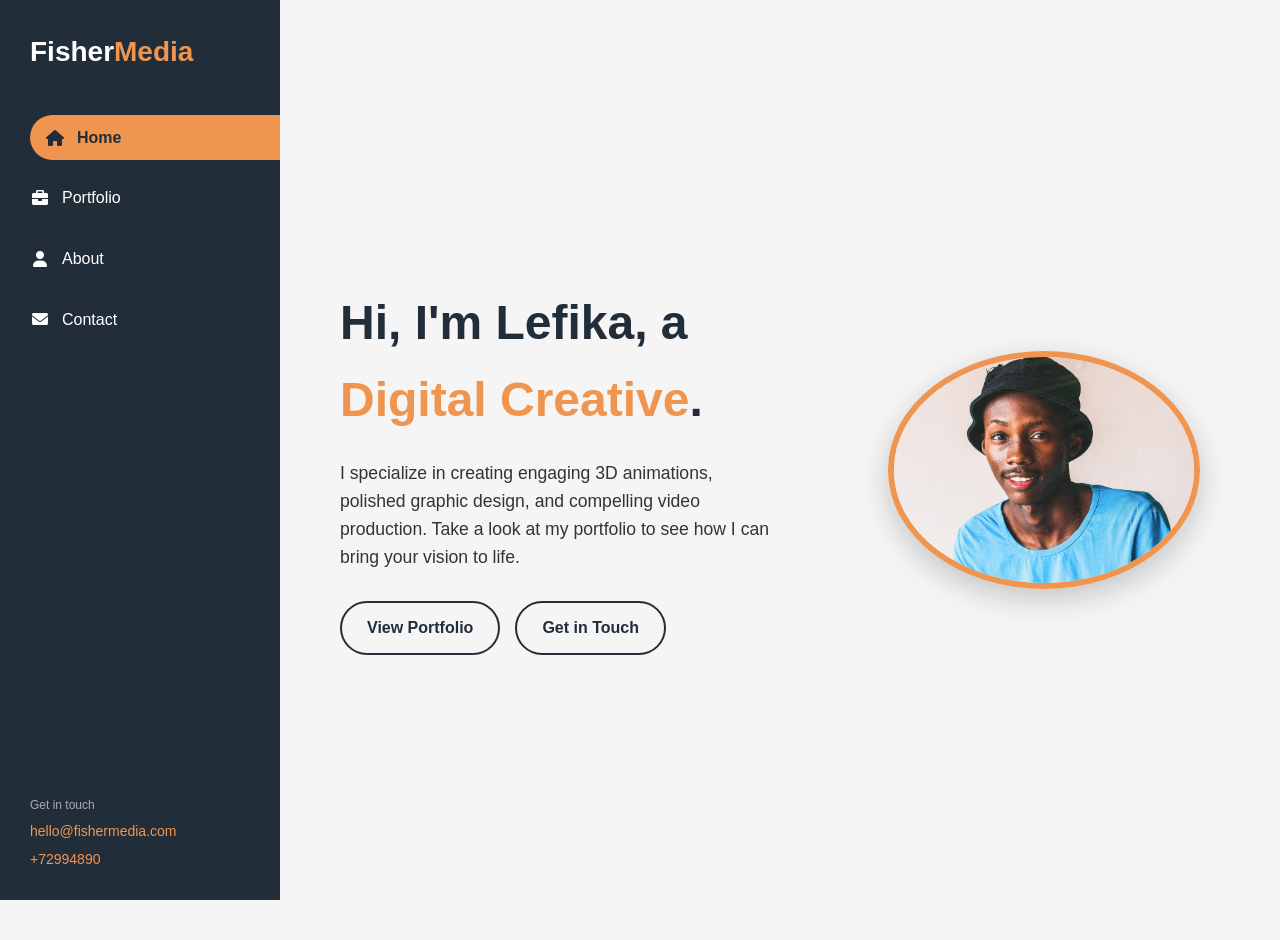
<file: index.html>
<!DOCTYPE html>
<html lang="en">
<head>
    <meta charset="UTF-8">
    <meta name="viewport" content="width=device-width, initial-scale=1.0">
    <title>Home - FisherMedia</title>
    <link rel="stylesheet" href="styles.css">
    <link rel="stylesheet" href="https://cdnjs.cloudflare.com/ajax/libs/font-awesome/6.0.0-beta3/css/all.min.css">
    
    <style>
        .hero-section {
            display: flex;
            align-items: center;
            justify-content: space-between;
            padding: 40px 20px;
            min-height: calc(100vh - 80px);
        }

        .hero-text {
            max-width: 50%;
        }

        .hero-text h1 {
            font-size: 3em;
            margin-bottom: 20px;
            color: var(--dark-blue);
        }

        .hero-text h1 span {
            color: var(--orange);
        }

        .hero-text p {
            font-size: 1.1em;
            margin-bottom: 30px;
            line-height: 1.6;
        }

        .hero-buttons {
            display: flex;
            gap: 15px;
            flex-wrap: wrap;
        }

        .hero-buttons a {
            text-decoration: none;
            padding: 12px 25px;
            border-radius: 50px;
            font-weight: bold;
            transition: all 0.3s ease;
        }

        .hero-buttons .btn-secondary {
            background-color: transparent;
            color: var(--dark-blue);
            border: 2px solid var(--dark-blue);
        }

        .hero-buttons .btn-secondary:hover {
            background-color: var(--dark-blue);
            color: white;
        }

        .hero-image-container {
            width: 40%;
            display: flex;
            justify-content: center;
            align-items: center;
            padding: 20px;
        }

        .hero-image {
            width: 100%;
            max-width: 350px;
            height: auto;
            border-radius: 50%;
            object-fit: cover;
            box-shadow: 0 10px 30px rgba(0, 0, 0, 0.2);
            border: 6px solid var(--orange);
        }

        @media (max-width: 768px) {
            .hero-section {
                flex-direction: column;
                text-align: center;
                padding: 20px 10px;
            }
            .hero-text {
                max-width: 100%;
                margin-bottom: 30px;
            }
            .hero-text h1 {
                font-size: 2.2em;
            }
            .hero-image-container {
                width: 80%;
            }
            .hero-buttons {
                justify-content: center;
            }
        }
    </style>
</head>
<body>
    <div class="container">
        <nav class="sidebar">
            <h1 class="logo"><span class="logo-primary">Fisher</span>Media</h1>
            <ul class="nav-links">
                <li class="active"><a href="index.html"><i class="fas fa-home"></i> Home</a></li>
                <li><a href="portfolio.html"><i class="fas fa-briefcase"></i> Portfolio</a></li>
                <li><a href="about.html"><i class="fas fa-user"></i> About</a></li>
                <li><a href="contact.html"><i class="fas fa-envelope"></i> Contact</a></li>
            </ul>

            <div class="contact-info">
                <p class="get-in-touch">Get in touch</p>
                <a href="mailto:hello@fishermedia.com">hello@fishermedia.com</a>
                <a href="tel:+72994890">+72994890</a>
            </div>
        </nav>

        <main class="content">
            <section class="hero-section">
                
                <div class="hero-text">
                    <h1>Hi, I'm Lefika, a <span>Digital Creative</span>.</h1>
                    <p>
                        I specialize in creating engaging 3D animations, polished graphic design, and compelling video production. Take a look at my portfolio to see how I can bring your vision to life.
                    </p>
                    
                    <div class="hero-buttons">
                        <a href="portfolio.html" class="btn-secondary">View Portfolio</a> 
                        <a href="contact.html" class="btn-secondary">Get in Touch</a>
                    </div>
                </div>

                <div class="hero-image-container">
                    <img src="assets/lefika.jpg" alt="Lefika, Digital Creative" class="hero-image">
                </div>
            </section>
            
        </main>
    </div>
</body>
</html>
</file>
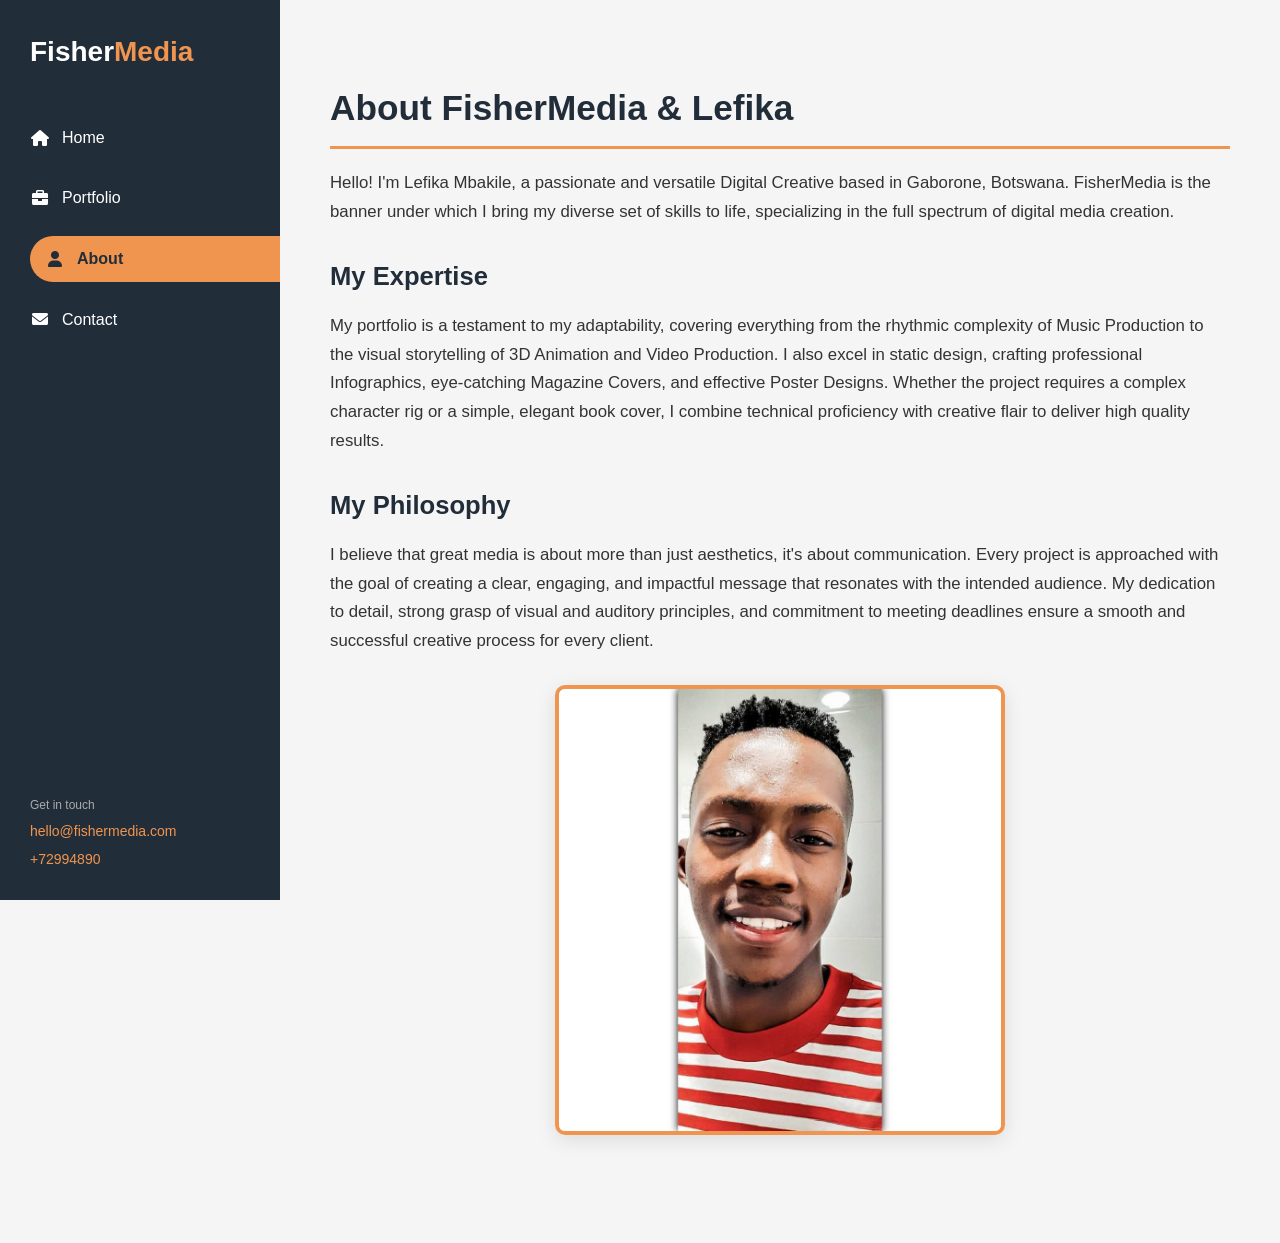
<file: about.html>
<!DOCTYPE html>
<html lang="en">
<head>
    <meta charset="UTF-8">
    <meta name="viewport" content="width=device-width, initial-scale=1.0">
    <title>About - FisherMedia</title>
    <link rel="stylesheet" href="styles.css">
    <link rel="stylesheet" href="https://cdnjs.cloudflare.com/ajax/libs/font-awesome/6.0.0-beta3/css/all.min.css">
    
    <style>
        .about-content {
            padding: 20px 0;
            max-width: 900px;
            margin: 0 auto;
        }

        .about-content h1 {
            font-size: 2.2em;
            margin-bottom: 20px;
            color: var(--dark-blue);
            border-bottom: 3px solid var(--orange);
            padding-bottom: 10px;
        }

        .about-content h2 {
            font-size: 1.6em;
            margin-top: 30px;
            margin-bottom: 15px;
            color: var(--dark-blue);
        }

        .about-content p {
            font-size: 1.05em;
            line-height: 1.7;
            margin-bottom: 20px;
            color: var(--text-color);
        }
        
        .about-photo-container {
            text-align: center;
            margin-top: 30px;
            margin-bottom: 20px;
        }

        .about-photo {
            width: 100%;
            max-width: 450px;
            height: auto;
            border-radius: 10px;
            box-shadow: 0 5px 20px rgba(0, 0, 0, 0.1);
            border: 4px solid var(--orange);
            object-fit: cover;
        }
    </style>
</head>
<body>
    <div class="container">
        <nav class="sidebar">
            <h1 class="logo"><span class="logo-primary">Fisher</span>Media</h1>
            <ul class="nav-links">
                <li><a href="index.html"><i class="fas fa-home"></i> Home</a></li>
                <li><a href="portfolio.html"><i class="fas fa-briefcase"></i> Portfolio</a></li>
                <li class="active"><a href="about.html"><i class="fas fa-user"></i> About</a></li>
                <li><a href="contact.html"><i class="fas fa-envelope"></i> Contact</a></li>
            </ul>

            <div class="contact-info">
                <p class="get-in-touch">Get in touch</p>
                <a href="mailto:hello@fishermedia.com">hello@fishermedia.com</a>
                <a href="tel:+72994890">+72994890</a>
            </div>
        </nav>

        <main class="content">
            <div class="about-content">
                <h1>About FisherMedia & Lefika</h1>
                
                <p>
                    Hello! I'm Lefika Mbakile, a passionate and versatile Digital Creative based in Gaborone, Botswana. FisherMedia is the banner under which I bring my diverse set of skills to life, specializing in the full spectrum of digital media creation.
                </p>

                <h2>My Expertise</h2>
                <p>
                    My portfolio is a testament to my adaptability, covering everything from the rhythmic complexity of Music Production to the visual storytelling of 3D Animation and Video Production. I also excel in static design, crafting professional Infographics, eye-catching Magazine Covers, and effective Poster Designs. Whether the project requires a complex character rig or a simple, elegant book cover, I combine technical proficiency with creative flair to deliver high quality results.
                </p>

                <h2>My Philosophy</h2>
                <p>
                    I believe that great media is about more than just aesthetics, it's about communication. Every project is approached with the goal of creating a clear, engaging, and impactful message that resonates with the intended audience. My dedication to detail, strong grasp of visual and auditory principles, and commitment to meeting deadlines ensure a smooth and successful creative process for every client.
                </p>
                
                <div class="about-photo-container">
                    <img src="assets/lefika2.jpg" alt="Lefika, Digital Creative" class="about-photo">
                </div>
                
            </div>
        </main>
    </div>
</body>
</html>
</file>
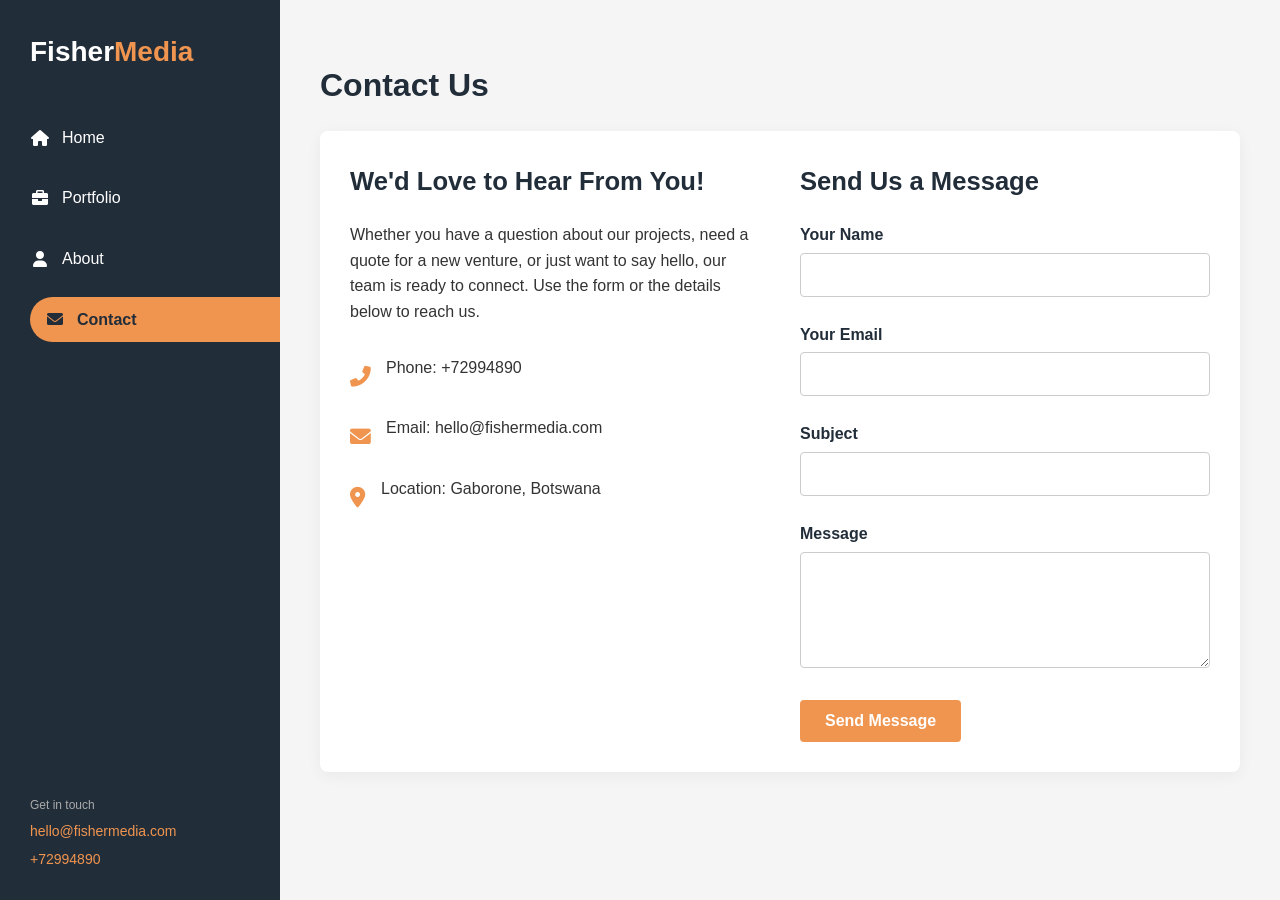
<file: contact.html>
<!DOCTYPE html>
<html lang="en">
<head>
    <meta charset="UTF-8">
    <meta name="viewport" content="width=device-width, initial-scale=1.0">
    <title>Contact - FisherMedia</title>
    <link rel="stylesheet" href="styles.css">
    <link rel="stylesheet" href="https://cdnjs.cloudflare.com/ajax/libs/font-awesome/6.0.0-beta3/css/all.min.css">
    <style>
        .contact-content {
            display: grid;
            grid-template-columns: 1fr 1fr;
            gap: 40px;
            padding: 30px;
            background-color: var(--white);
            border-radius: 8px;
            box-shadow: 0 4px 15px rgba(0,0,0,0.05);
        }

        .contact-info-section h2, .form-section h2 {
            font-size: 1.6em;
            margin-bottom: 20px;
            color: var(--dark-blue);
        }

        .contact-info-section p {
            margin-bottom: 20px;
            line-height: 1.6;
        }

        .contact-details {
            margin-top: 30px;
        }

        .contact-details div {
            display: flex;
            align-items: center;
            margin-bottom: 15px;
            font-size: 1em;
        }

        .contact-details i {
            color: var(--orange);
            margin-right: 15px;
            font-size: 1.3em;
        }

        .contact-form label {
            display: block;
            margin-top: 15px;
            margin-bottom: 5px;
            font-weight: bold;
            color: var(--dark-blue);
        }

        .contact-form input, 
        .contact-form textarea {
            width: 100%;
            padding: 12px;
            border: 1px solid #ccc;
            border-radius: 4px;
            box-sizing: border-box;
            font-size: 1em;
            margin-bottom: 10px;
            resize: vertical;
        }

        .contact-form button {
            background-color: var(--orange);
            color: white;
            padding: 12px 25px;
            border: none;
            border-radius: 4px;
            cursor: pointer;
            font-size: 1em;
            font-weight: bold;
            margin-top: 15px;
            transition: background-color 0.3s;
        }

        .contact-form button:hover {
            background-color: var(--dark-blue);
        }
        
        .notification {
            position: fixed;
            top: 20px;
            right: 20px;
            background-color: #4CAF50;
            color: white;
            padding: 15px 25px;
            border-radius: 5px;
            box-shadow: 0 4px 8px rgba(0, 0, 0, 0.2);
            z-index: 1000;
            opacity: 0;
            transition: opacity 0.5s ease-in-out;
        }
        
        .notification.show {
            opacity: 1;
        }

        @media (max-width: 768px) {
            .contact-content {
                grid-template-columns: 1fr;
                padding: 20px;
                gap: 20px;
            }
        }
    </style>
</head>
<body>
    <div class="container">
        <nav class="sidebar">
            <h1 class="logo"><span class="logo-primary">Fisher</span>Media</h1>
            <ul class="nav-links">
                <li><a href="index.html"><i class="fas fa-home"></i> Home</a></li>
                <li><a href="portfolio.html"><i class="fas fa-briefcase"></i> Portfolio</a></li>
                <li><a href="about.html"><i class="fas fa-user"></i> About</a></li>
                <li class="active"><a href="contact.html"><i class="fas fa-envelope"></i> Contact</a></li>
            </ul>

            <div class="contact-info">
                <p class="get-in-touch">Get in touch</p>
                <a href="mailto:hello@fishermedia.com">hello@fishermedia.com</a>
                <a href="tel:+72994890">+72994890</a>
            </div>
        </nav>

        <main class="content">
            <h1 style="margin-bottom: 20px; color: var(--dark-blue);">Contact Us</h1>

            <div class="contact-content">
                
                <div class="contact-info-section">
                    <h2>We'd Love to Hear From You!</h2>
                    <p>
                        Whether you have a question about our projects, need a quote for a new venture, or just want to say hello, our team is ready to connect. Use the form or the details below to reach us.
                    </p>

                    <div class="contact-details">
                        <div>
                            <i class="fas fa-phone-alt"></i>
                            <p>Phone: +72994890</p>
                        </div>
                        <div>
                            <i class="fas fa-envelope"></i>
                            <p>Email: hello@fishermedia.com</p>
                        </div>
                        <div>
                            <i class="fas fa-map-marker-alt"></i>
                            <p>Location: Gaborone, Botswana</p>
                        </div>
                    </div>
                </div>

                <div class="form-section">
                    <h2>Send Us a Message</h2>
                    <form id="contactForm" class="contact-form">
                        <label for="name">Your Name</label>
                        <input type="text" id="name" name="name" required>

                        <label for="email">Your Email</label>
                        <input type="email" id="email" name="email" required>

                        <label for="subject">Subject</label>
                        <input type="text" id="subject" name="subject">

                        <label for="message">Message</label>
                        <textarea id="message" name="message" rows="6" required></textarea>

                        <button type="submit">Send Message</button>
                    </form>
                </div>
            </div>
        </main>
    </div>

    <div id="formNotification" class="notification">
        <i class="fas fa-check-circle"></i> Message sent successfully!
    </div>

    <script>
        document.getElementById('contactForm').addEventListener('submit', function(event) {
            event.preventDefault(); 
            const notification = document.getElementById('formNotification');
            notification.classList.add('show');
            event.target.reset();
            setTimeout(function() {
                notification.classList.remove('show');
            }, 4000);
        });
    </script>
</body>
</html>
</file>
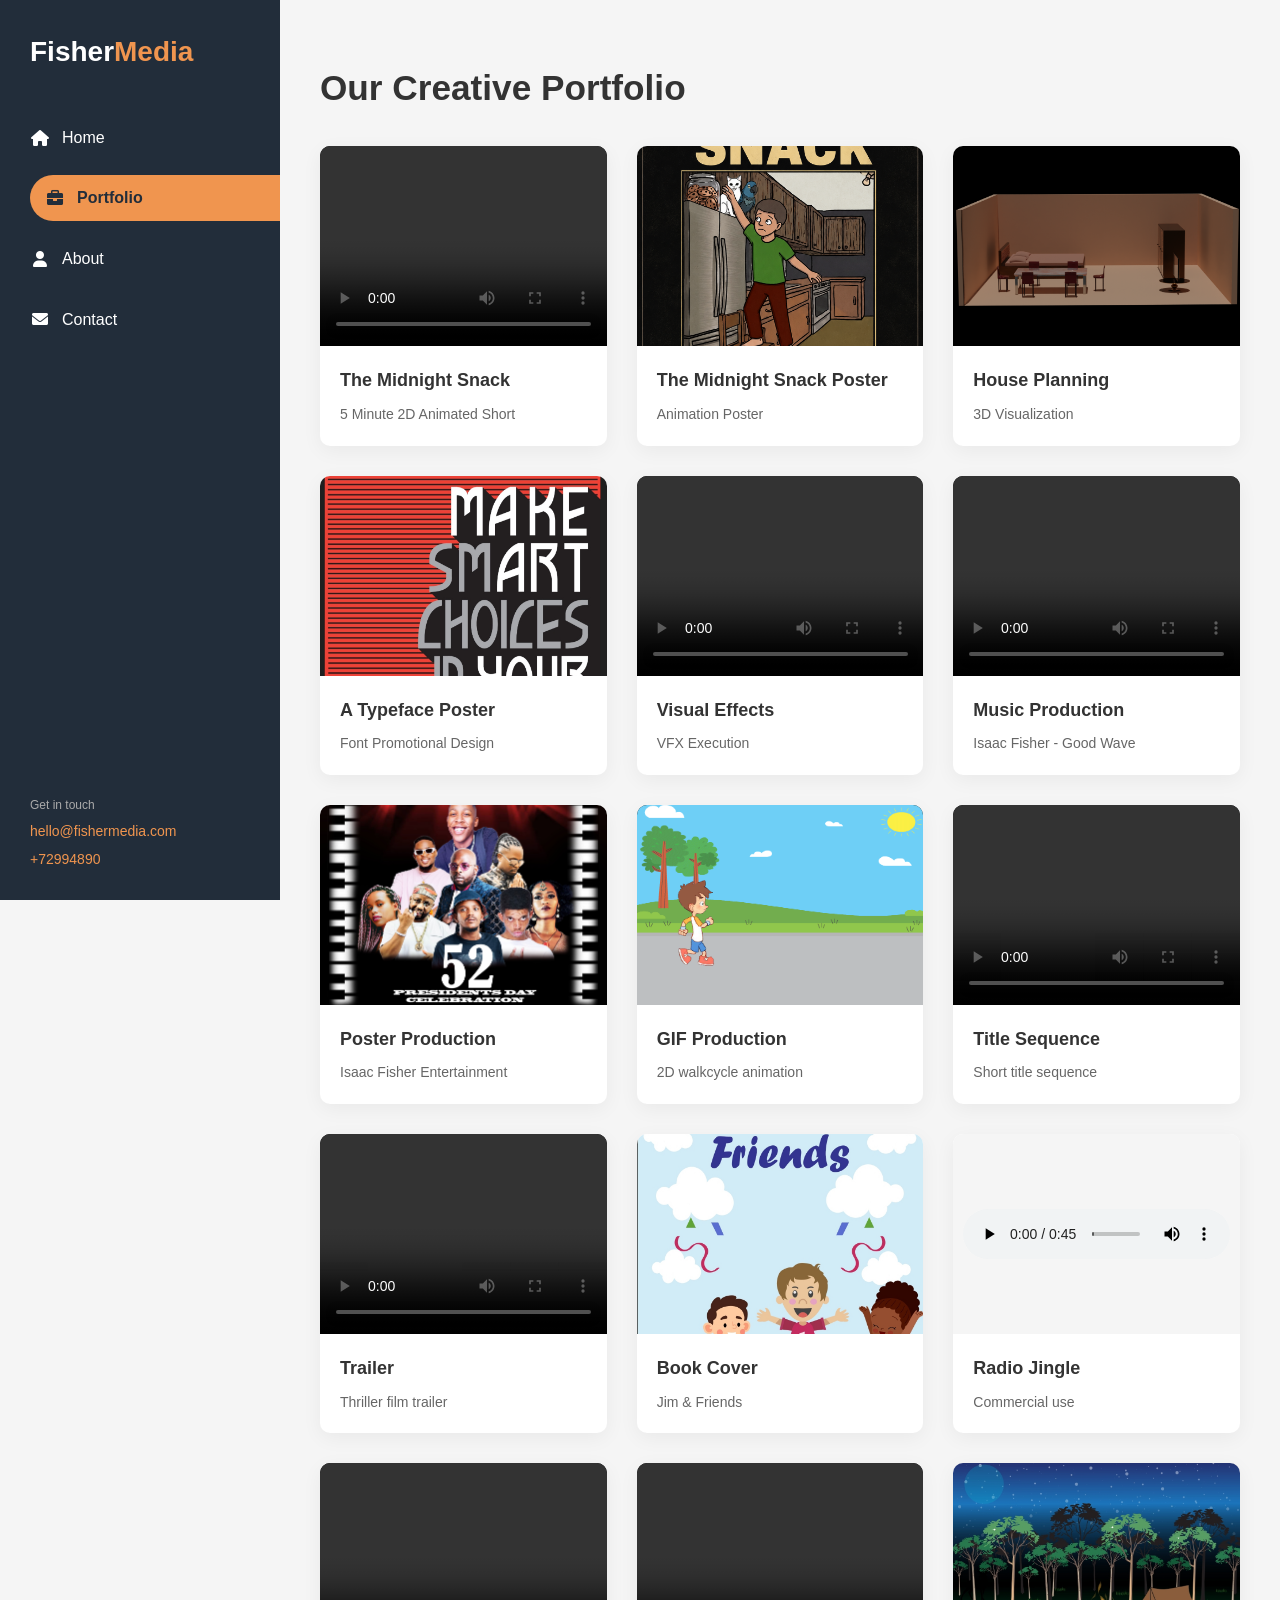
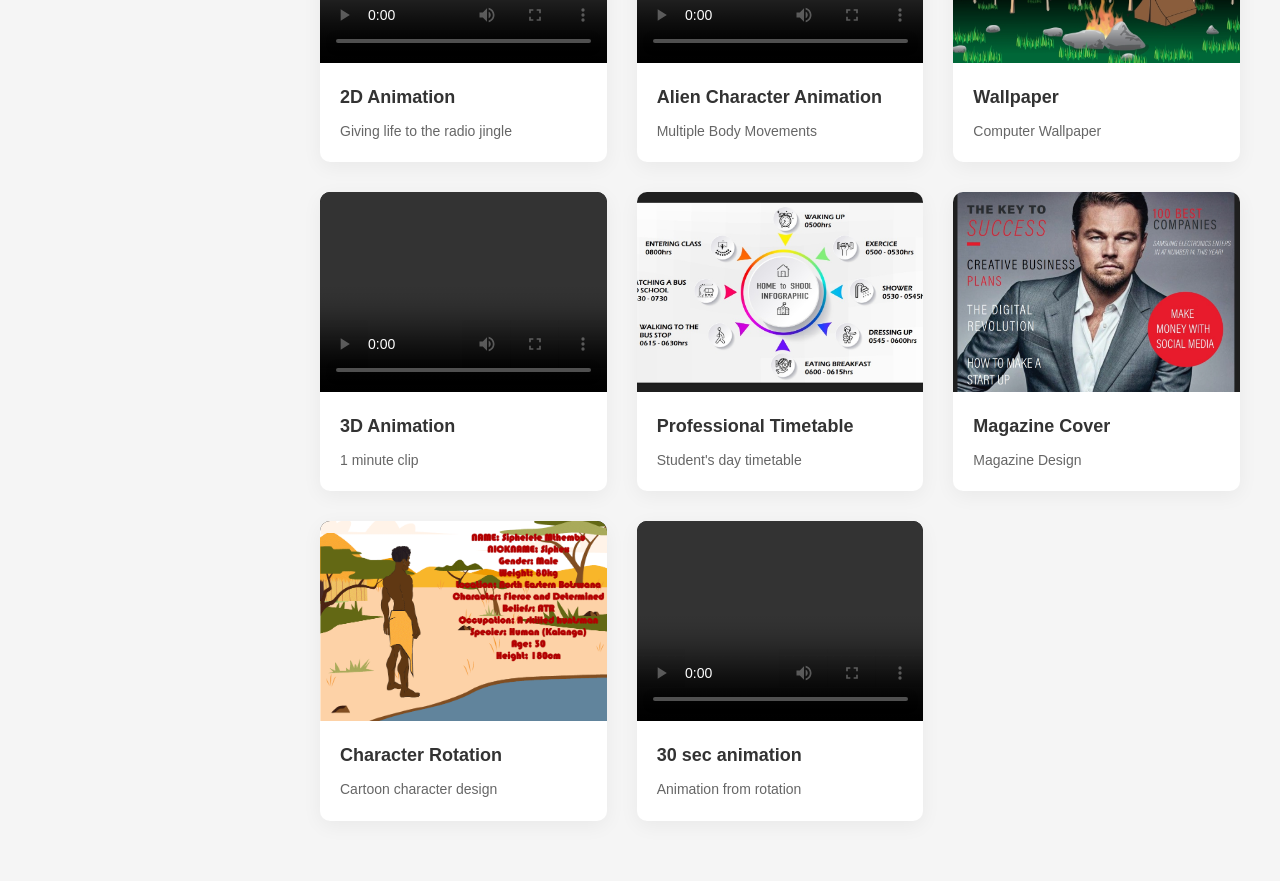
<file: portfolio.html>
<!DOCTYPE html>
<html lang="en">
<head>
    <meta charset="UTF-8">
    <meta name="viewport" content="width=device-width, initial-scale=1.0">
    <title>Portfolio - FisherMedia</title>
    <link rel="stylesheet" href="styles.css">
    <link rel="stylesheet" href="https://cdnjs.cloudflare.com/ajax/libs/font-awesome/6.0.0-beta3/css/all.min.css">
</head>
<body>
    <div class="container">
        <nav class="sidebar">
            <h1 class="logo"><span class="logo-primary">Fisher</span>Media</h1>
            <ul class="nav-links">
                <li><a href="index.html"><i class="fas fa-home"></i> Home</a></li>
                <li class="active"><a href="portfolio.html"><i class="fas fa-briefcase"></i> Portfolio</a></li>
                <li><a href="about.html"><i class="fas fa-user"></i> About</a></li>
                <li><a href="contact.html"><i class="fas fa-envelope"></i> Contact</a></li>
            </ul>

            <div class="contact-info">
                <p class="get-in-touch">Get in touch</p>
                <a href="mailto:hello@fishermedia.com">hello@fishermedia.com</a>
                <a href="tel:+72994890">+72994890</a>
            </div>
        </nav>

        <main class="content">
            
            <section id="portfolio-view" class="portfolio-header">
                <h1>Our Creative Portfolio</h1>
                
                <div class="projects-grid">
                    <a onclick="showProjectDetail('midnightsnack')" class="project-card">
                        <div class="media-preview"><video controls src="assets/Themidnightsnack.mp4"></video></div>
                        <div class="project-info"><h3>The Midnight Snack</h3><p>5 Minute 2D Animated Short</p></div>
                    </a>

                    <a onclick="showProjectDetail('midnightposter')" class="project-card">
                        <div class="media-preview"><img src="assets/Poster.png" alt="The Midnight Snack Poster"></div>
                        <div class="project-info"><h3>The Midnight Snack Poster</h3><p>Animation Poster</p></div>
                    </a>

                    <a onclick="showProjectDetail('houseplanning')" class="project-card">
                        <div class="media-preview"><img src="assets/House Planning 3D.png" alt="House Planning"></div>
                        <div class="project-info"><h3>House Planning</h3><p>3D Visualization</p></div>
                    </a>

                    <a onclick="showProjectDetail('typeface')" class="project-card">
                        <div class="media-preview"><img src="assets/Typeface Production.jpg" alt="A Typeface Poster"></div>
                        <div class="project-info"><h3>A Typeface Poster</h3><p>Font Promotional Design</p></div>
                    </a>

                    <a onclick="showProjectDetail('vfx')" class="project-card">
                        <div class="media-preview"><video controls src="assets/LefikaMbakileVFXAss3 FINAL.mp4"></video></div>
                        <div class="project-info"><h3>Visual Effects</h3><p>VFX Execution</p></div>
                    </a>

                    <a onclick="showProjectDetail('music')" class="project-card">
                        <div class="media-preview"><video controls src="assets/Isaac Fishér - Good Wave (ft. Biq J Musiq)(720P_HD).mp4"></video></div>
                        <div class="project-info"><h3>Music Production</h3><p>Isaac Fisher - Good Wave</p></div>
                    </a>

                    <a onclick="showProjectDetail('poster')" class="project-card">
                        <div class="media-preview"><img src="assets/LefikaMbakile_POSTER_FINAL[1].jpg" alt="Poster"></div>
                        <div class="project-info"><h3>Poster Production</h3><p>Isaac Fisher Entertainment</p></div>
                    </a>
                    
                    <a onclick="showProjectDetail('gif')" class="project-card">
                        <div class="media-preview"><img src="assets/WALKCYCLE.gif" alt="GIF"></div>
                        <div class="project-info"><h3>GIF Production</h3><p>2D walkcycle animation</p></div>
                    </a>

                    <a onclick="showProjectDetail('title')" class="project-card">
                        <div class="media-preview"><video controls src="assets/freecompress-Lefika Title Sequence.mp4"></video></div>
                        <div class="project-info"><h3>Title Sequence</h3><p>Short title sequence</p></div>
                    </a>

                    <a onclick="showProjectDetail('trailer')" class="project-card">
                        <div class="media-preview"><video controls src="assets/freecompress-Lefika's Trailer.mp4"></video></div>
                        <div class="project-info"><h3>Trailer</h3><p>Thriller film trailer</p></div>
                    </a>

                    <a onclick="showProjectDetail('bookcover')" class="project-card">
                        <div class="media-preview"><img src="assets/Screenshot_for book cover.jpg" alt="Book Cover"></div>
                        <div class="project-info"><h3>Book Cover</h3><p>Jim & Friends</p></div>
                    </a>

                    <a onclick="showProjectDetail('jingle')" class="project-card">
                        <div class="media-preview" style="background-color: var(--light-bg); padding: 10px;"><audio controls style="width: 100%; height: 50px;"><source src="assets/Lefika Mbakile Radio Jingle_mixdown.wav" type="audio/wav"></audio></div>
                        <div class="project-info"><h3>Radio Jingle</h3><p>Commercial use</p></div>
                    </a>

                    <a onclick="showProjectDetail('2danimation')" class="project-card">
                        <div class="media-preview"><video controls src="assets/Lefika Mbakile Animation.mp4"></video></div>
                        <div class="project-info"><h3>2D Animation</h3><p>Giving life to the radio jingle</p></div>
                    </a>

                    <a onclick="showProjectDetail('alien')" class="project-card">
                        <div class="media-preview"><video controls src="assets/3D 2 ASS2/Lefika Project - Praying0001-0200.mp4"></video></div>
                        <div class="project-info"><h3>Alien Character Animation</h3><p>Multiple Body Movements</p></div>
                    </a>

                    <a onclick="showProjectDetail('wallpaper')" class="project-card">
                        <div class="media-preview"><img src="assets/Screenshot_for wallpaper.jpg" alt="Wallpaper"></div>
                        <div class="project-info"><h3>Wallpaper</h3><p>Computer Wallpaper</p></div>
                    </a>

                    <a onclick="showProjectDetail('3danimation')" class="project-card">
                        <div class="media-preview"><video controls src="assets/Lefika 3d.mp4"></video></div>
                        <div class="project-info"><h3>3D Animation</h3><p>1 minute clip</p></div>
                    </a>

                    <a onclick="showProjectDetail('infographic')" class="project-card">
                        <div class="media-preview"><img src="assets/infographic.jpg" alt="Infographic"></div>
                        <div class="project-info"><h3>Professional Timetable</h3><p>Student's day timetable</p></div>
                    </a>

                    <a onclick="showProjectDetail('magazine')" class="project-card">
                        <div class="media-preview"><img src="assets/Magazine Cover.jpg" alt="Magazine"></div>
                        <div class="project-info"><h3>Magazine Cover</h3><p>Magazine Design</p></div>
                    </a>

                    <a onclick="showProjectDetail('rotation')" class="project-card">
                        <div class="media-preview"><img src="assets/Character-Rotation.gif" alt="Rotation"></div>
                        <div class="project-info"><h3>Character Rotation</h3><p>Cartoon character design</p></div>
                    </a>

                    <a onclick="showProjectDetail('30sec')" class="project-card">
                        <div class="media-preview"><video controls src="assets/Issac Animation.mov"></video></div>
                        <div class="project-info"><h3>30 sec animation</h3><p>Animation from rotation</p></div>
                    </a>
                </div>
            </section>
            
            <section id="project-detail-view" style="display: none;">
                <div class="detail-header">
                    <button class="back-btn" type="button" onclick="showView('portfolio')"><i class="fas fa-arrow-left"></i> Back to Portfolio</button>
                    <h1 id="detail-title"></h1>
                </div>

                <div class="detail-media-area" id="detail-media"></div>

                <div class="detail-overview">
                    <h2>Project Overview</h2>
                    <p id="detail-description"></p>
                    <p id="detail-extra-info" style="font-size: 0.9em; color: #666; font-style: italic; margin-top: 10px;"></p>
                </div>
            </section>
        </main>
    </div>

    <script>
        const projects = {
            'midnightsnack': { title: 'The Midnight Snack', file: 'assets/Themidnightsnack.mp4', type: 'video', description: 'A 5 minute 2D animated video.' },
            'midnightposter': { title: 'The Midnight Snack Poster', file: 'assets/Poster.png', type: 'image', description: 'A Poster advertising my 5 animation' },
            'houseplanning': { title: 'House Planning', file: 'assets/House Planning 3D.png', type: 'image', description: 'A 3D visualization of a room plan' },
            'typeface': { title: 'A Typeface Poster', file: 'assets/Typeface Production.jpg', type: 'image', description: 'A poster promoting a new font for a typing business' },
            'vfx': { title: 'Visual Effects', file: 'assets/LefikaMbakileVFXAss3 FINAL.mp4', type: 'video', description: 'VFX execution' },
            'music': { title: 'Music Production', file: 'assets/Isaac Fishér - Good Wave (ft. Biq J Musiq)(720P_HD).mp4', type: 'video', description: "This song captures a laid-back, positive vibe." },
            'poster': { title: 'Poster Production', file: 'assets/LefikaMbakile_POSTER_FINAL[1].jpg', type: 'image', description: "Designed a striking poster for Isaac Fisher Entertainment." },
            'gif': { title: 'GIF Production', file: 'assets/WALKCYCLE.gif', type: 'image', description: "A classic 2D walkcycle animation." },
            'title': { title: 'Title Sequence', file: 'assets/freecompress-Lefika Title Sequence.mp4', type: 'video', description: "An engaging title sequence." },
            'trailer': { title: 'Trailer', file: "assets/freecompress-Lefika's Trailer.mp4", type: 'video', description: "A tense, atmospheric trailer." },
            'bookcover': { title: 'Book Cover', file: "assets/Screenshot_for book cover.jpg", type: 'image', description: "Book cover for 'Jim & Friends'." },
            'jingle': { title: 'Radio Jingle', file: "assets/Lefika Mbakile Radio Jingle_mixdown.wav", type: 'audio', description: "Radio jingle for commercial use." },
            '2danimation': { title: '2D Animation', file: 'assets/Lefika Mbakile Animation.mp4', type: 'video', description: "Giving life to the radio jingle" },
            'alien': { title: 'Alien Character Animation', files: ["assets/3D 2 ASS2/Lefika Project - Jumping Jacks0001-0090.mp4", "assets/3D 2 ASS2/Lefika Project - Praying0001-0200.mp4", "assets/3D 2 ASS2/Lefika Project - Push-ups_Press-ups0001-0102.mp4", "assets/3D 2 ASS2/Lefika Project - Run to Flip0001-0068.mp4", "assets/3D 2 ASS2/Lefika Project - Running0001-0033.mp4", "assets/3D 2 ASS2/Lefika Project - Sitting down0001-0068.mp4", "assets/3D 2 ASS2/Lefika Project - Standing up0001-0099.mp4", "assets/3D 2 ASS2/Lefika Project - Walking0001-0089.mp4"], type: 'multi-video', description: "3D character rigging and animation fidelity." },
            'wallpaper': { title: 'Wallpaper', file: "assets/Screenshot_for wallpaper.jpg", type: 'image', description: "High-resolution digital wallpaper." },
            '3danimation': { title: '3D Animation', file: "assets/Lefika 3d.mp4", type: 'video', description: "A 1 minute animation clip" },
            'infographic': { title: 'Professional Timetable Infographic', file: "assets/infographic.jpg", type: 'image', description: "A timetable of a students day" },
            'magazine': { title: 'Magazine Cover', files: ["assets/Magazine Cover.jpg", "assets/Magazine Contents Page.jpg"], type: 'multi-image', description: "Magazine Cover Design" },
            'rotation': { title: 'Character Rotation', file: "assets/Character-Rotation.gif", type: 'image', description: "A Character made for cartoons" },
            '30sec': { title: '30 sec animation', file: "assets/Issac Animation.mov", type: 'video', description: "A 30 seconds animaion made from the character in the character rotation" }
        };

        function showView(viewId) {
            const portfolioGrid = document.getElementById('portfolio-view');
            const projectDetail = document.getElementById('project-detail-view');
            if (viewId === 'portfolio') {
                document.getElementById('detail-media').innerHTML = '';
                portfolioGrid.style.display = 'block';
                projectDetail.style.display = 'none';
            } else if (viewId === 'detail') {
                portfolioGrid.style.display = 'none';
                projectDetail.style.display = 'block';
            }
        }

        function showProjectDetail(projectId) {
            const project = projects[projectId];
            if (!project) return;
            document.getElementById('detail-title').textContent = project.title;
            document.getElementById('detail-description').textContent = project.description;
            
            const extraInfo = document.getElementById('detail-extra-info');
            extraInfo.textContent = (project.type === 'multi-video' || project.type === 'multi-image') ? "Click to view more." : "";

            const mediaArea = document.getElementById('detail-media');
            mediaArea.innerHTML = '';
            
            if (project.type === 'video' || project.type === 'image') {
                mediaArea.innerHTML = project.type === 'video' ? `<video controls autoplay loop src="${project.file}">Your browser does not support the video tag.</video>` : `<img src="${project.file}" alt="${project.title}">`;
            } else if (project.type === 'audio') {
                mediaArea.innerHTML = `<audio controls autoplay style="width: 80%; margin: 40px auto; display: block;" src="${project.file}">Your browser does not support the audio element.</audio>`;
            } else if (project.type === 'multi-video') {
                mediaArea.style.display = 'grid';
                mediaArea.style.gridTemplateColumns = 'repeat(auto-fit, minmax(300px, 1fr))';
                project.files.forEach(file => {
                    mediaArea.innerHTML += `<div style="text-align: center;"><video controls style="width: 100%; margin-bottom:10px;"><source src="${file}" type="video/mp4"></video></div>`;
                });
            } else if (project.type === 'multi-image') {
                mediaArea.style.display = 'grid';
                mediaArea.style.gridTemplateColumns = 'repeat(auto-fit, minmax(300px, 1fr))';
                project.files.forEach(file => {
                    mediaArea.innerHTML += `<div style="text-align: center;"><img src="${file}" style="width: 100%; margin-bottom:10px;"></div>`;
                });
            }
            showView('detail');
            window.scrollTo(0, 0);
        }

        document.addEventListener('DOMContentLoaded', () => { showView('portfolio'); });
    </script>
</body>
</html>
</file>
<file: styles.css>
/* Basic Reset and Variables */
:root {
    --dark-blue: #222d3a;
    --orange: #f0954f;
    --light-bg: #f5f5f5;
    --text-color: #333;
    --white: #ffffff;
    --button-secondary-border: #999;
}

* {
    margin: 0;
    padding: 0;
    box-sizing: border-box;
}

html, body {
    max-width: 100%;
    overflow-x: hidden;
    font-family: -apple-system, BlinkMacSystemFont, "Segoe UI", Roboto, Helvetica, Arial, sans-serif;
    line-height: 1.6;
    background-color: var(--light-bg);
    color: var(--text-color);
}

/* Main Container Layout */
.container {
    display: flex;
    min-height: 100vh;
    width: 100%;
}

/* Sidebar Styling */
.sidebar {
    width: 280px;
    min-width: 280px;
    background-color: var(--dark-blue);
    color: var(--white);
    padding: 30px 20px 30px 30px;
    display: flex;
    flex-direction: column;
    justify-content: space-between;
    position: sticky;
    top: 0;
    left: 0;
    height: 100vh;
    z-index: 10;
}

.logo {
    font-size: 28px;
    font-weight: 700;
    margin-bottom: 40px;
    color: var(--orange);
    transition: color 0.3s;
}

.logo .logo-primary {
    color: var(--white);
    transition: color 0.3s;
}

.sidebar .logo:hover .logo-primary {
    color: var(--orange);
}

.nav-links {
    list-style: none;
    padding: 0;
    flex-grow: 1;
}

.nav-links li {
    margin-bottom: 15px;
}

.nav-links a {
    color: var(--white);
    text-decoration: none;
    display: flex;
    align-items: center;
    padding: 10px 15px 10px 0;
    font-size: 16px;
    font-weight: 500;
    transition: color 0.3s, background-color 0.3s;
    cursor: pointer;
}

.nav-links li:not(.active) a:hover {
    color: var(--orange);
}

.nav-links a i {
    margin-right: 12px;
    width: 20px;
    text-align: center;
}

.nav-links .active a {
    background-color: var(--orange);
    color: var(--dark-blue);
    border-top-left-radius: 25px;
    border-bottom-left-radius: 25px;
    font-weight: 600;
    padding-left: 15px;
    margin-right: -20px;
}

/* Contact Info in Sidebar */
.contact-info {
    font-size: 14px;
    padding-top: 20px;
}

.contact-info p, .contact-info a {
    display: block;
    margin-top: 5px;
    text-decoration: none;
    word-break: break-all;
}

.contact-info a {
    color: var(--orange);
    transition: color 0.2s;
}

.contact-info a:hover {
    color: var(--white);
}

.get-in-touch {
    color: #aaa;
    margin-bottom: 5px !important;
    font-size: 12px;
}

/* Main Content Area */
.content {
    flex-grow: 1;
    padding: 60px 40px;
    overflow-y: auto;
    width: 100%;
    max-width: 100%;
}

/* Media Global Resizing */
img, video, iframe {
    max-width: 100%;
    height: auto;
}

/* --- PORTFOLIO GRID STYLES --- */
.portfolio-header h1, .section-header h1 {
    font-size: 2.2rem;
    font-weight: 800;
    color: var(--text-color);
    margin-bottom: 30px;
}

.projects-grid {
    display: grid;
    grid-template-columns: repeat(auto-fit, minmax(280px, 1fr));
    gap: 30px;
    width: 100%;
}

.project-card {
    background: var(--white);
    border-radius: 10px;
    box-shadow: 0 5px 20px rgba(0, 0, 0, 0.05);
    overflow: hidden;
    transition: transform 0.3s ease, box-shadow 0.3s ease;
    text-decoration: none;
    color: var(--text-color);
    display: flex;
    flex-direction: column;
    cursor: pointer;
}

.project-card:hover {
    transform: translateY(-5px);
    box-shadow: 0 10px 30px rgba(0, 0, 0, 0.1);
}

.project-card .media-preview {
    width: 100%;
    height: 200px;
    background-color: #000;
    display: flex;
    align-items: center;
    justify-content: center;
    overflow: hidden;
}

.project-card .media-preview img,
.project-card .media-preview video {
    width: 100%;
    height: 100%;
    object-fit: cover;
    display: block;
}

.project-card .media-preview video {
    object-fit: contain;
}

.project-info {
    padding: 20px;
    flex-grow: 1;
}

.project-info h3 {
    font-size: 18px;
    font-weight: 700;
    margin-bottom: 8px;
}

.project-info p {
    font-size: 14px;
    color: #666;
    margin-bottom: 0;
}

/* Project Detail View */
.detail-header {
    display: flex;
    align-items: center;
    flex-wrap: wrap;
    gap: 15px;
    margin-bottom: 30px;
}

.back-btn {
    background: none;
    border: 1px solid var(--dark-blue);
    color: var(--dark-blue);
    font-size: 15px;
    cursor: pointer;
    padding: 8px 16px;
    border-radius: 5px;
    transition: background-color 0.2s, color 0.2s;
}

.back-btn:hover {
    background-color: var(--dark-blue);
    color: var(--white);
}

.detail-header h1 {
    font-size: 1.8rem;
    font-weight: 800;
    color: var(--text-color);
    margin: 0;
}

.detail-media-area {
    width: 100%;
    max-width: 900px;
    margin: 0 auto 40px auto;
    box-shadow: 0 10px 30px rgba(0, 0, 0, 0.1);
    border-radius: 10px;
    overflow: hidden;
    background-color: #000;
}

.detail-media-area * {
    width: 100%;
    height: auto;
    display: block;
}

.detail-overview {
    max-width: 800px;
    margin: 0 auto;
    padding-top: 20px;
    border-top: 1px solid #ccc;
}

.detail-overview h2 {
    font-size: 24px;
    color: var(--orange);
    margin-bottom: 15px;
}

.detail-overview p {
    font-size: 16px;
    line-height: 1.7;
    color: #555;
}

/* --- MOBILE RESPONSIVE MEDIA QUERIES --- */
@media (max-width: 768px) {
    .container {
        flex-direction: column;
    }

    .sidebar {
        width: 100%;
        min-width: 100%;
        height: auto;
        position: relative;
        padding: 20px;
    }

    .nav-links {
        display: flex;
        flex-wrap: wrap;
        gap: 10px;
        margin-bottom: 15px;
    }

    .nav-links li {
        margin-bottom: 0;
    }

    .nav-links .active a {
        border-radius: 20px;
        margin-right: 0;
        padding-right: 15px;
    }

    .content {
        padding: 20px 15px;
    }

    .portfolio-header h1 {
        font-size: 1.8rem;
    }

    .projects-grid {
        grid-template-columns: 1fr;
        gap: 20px;
    }
}
</file>
